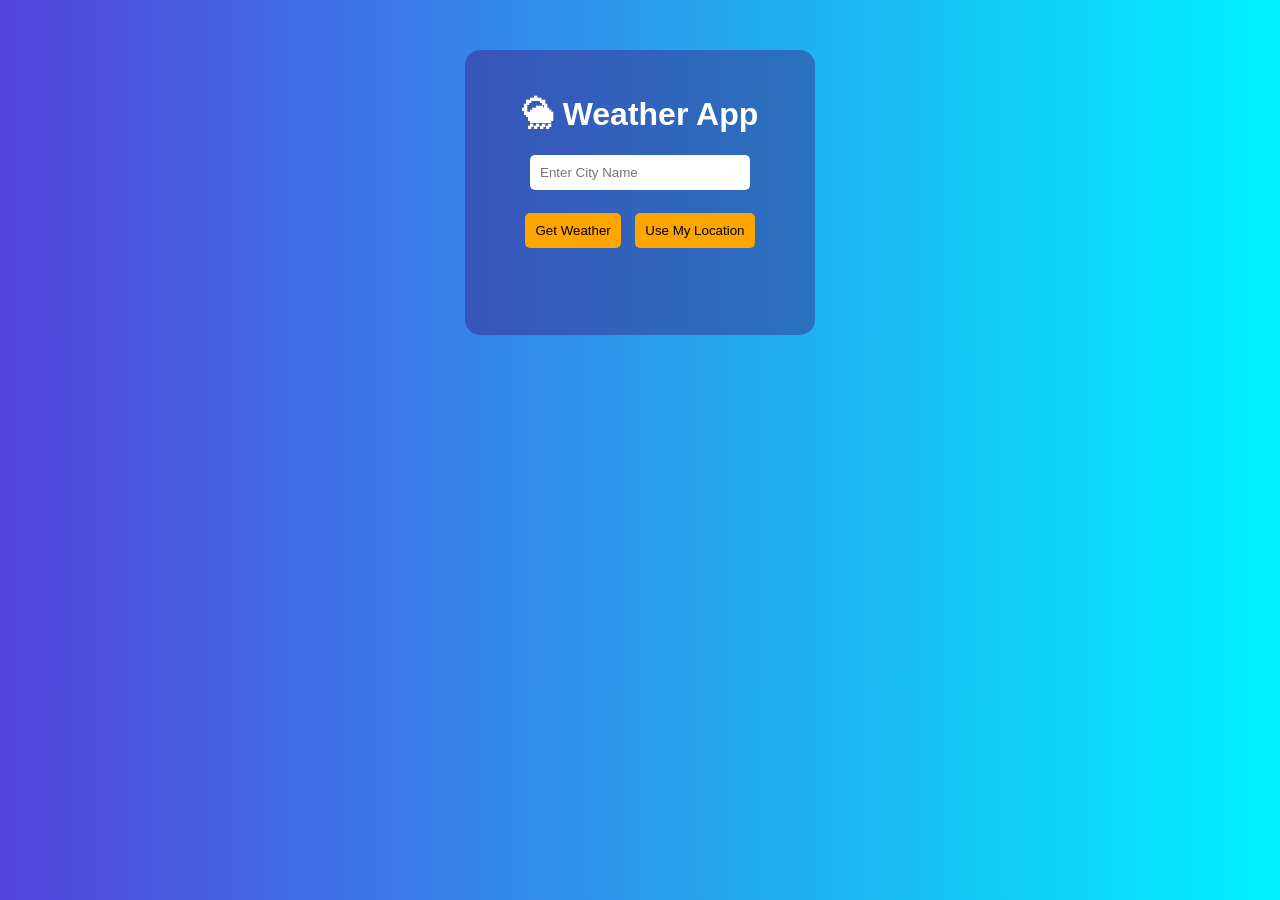
<file: index.html>
<!DOCTYPE html>
<html>
<head>
    <title>Advanced Weather App</title>
    <link rel="stylesheet" href="style.css">
</head>

<body>

<div class="card">
    <h1>🌦 Weather App</h1>

    <input type="text" id="city" placeholder="Enter City Name">
    <br><br>

    <button onclick="getWeather()">Get Weather</button>
    <button onclick="getLocationWeather()">Use My Location</button>

    <div class="loader" id="loader"></div>

    <h2 id="temp"></h2>
    <h3 id="condition"></h3>
    <h3 id="humidity"></h3>
    <img id="icon">

    <h3 id="error" class="error"></h3>

    <div id="forecast"></div>
</div>

<script src="script.js"></script>

</body>
</html>
</file>
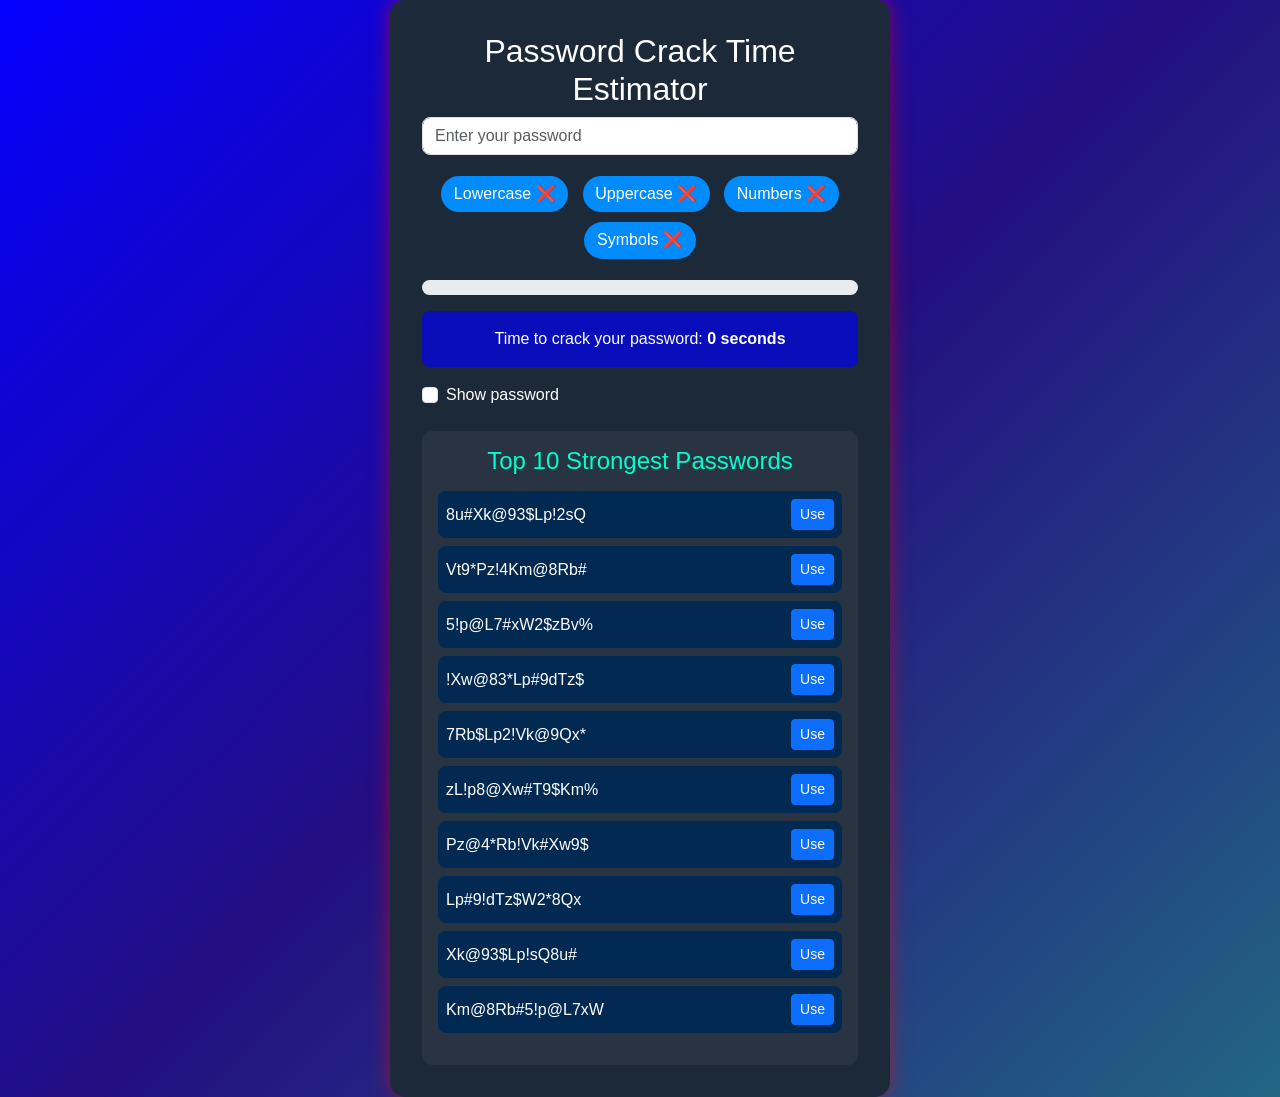
<file: password.html>
<!DOCTYPE html>
<html lang="en">
<head>
<meta charset="UTF-8">
<meta name="viewport" content="width=device-width, initial-scale=1.0">
<title>Password Crack Time Estimator</title>
<link href="https://cdn.jsdelivr.net/npm/bootstrap@5.3.3/dist/css/bootstrap.min.css" rel="stylesheet">
<style>
  body {
    background: linear-gradient(135deg, #0400ff, #230e81, #226683);
    min-height: 100vh;
    display: flex;
    justify-content: center;
    align-items: center;
    color: #fff;
    font-family: Arial, sans-serif;
  }
  .password-card {
    background: #1c2938;
    padding: 2rem;
    border-radius: 15px;
    width: 100%;
    max-width: 500px;
    box-shadow: 0 0 20px rgba(255, 0, 0, 0.5);
  }
  .form-control {
    border-radius: 8px;
    margin-bottom: 1rem;
  }
  .result {
    background: #0000ffa7;
    padding: 1rem;
    border-radius: 8px;
    text-align: center;
    margin-top: 1rem;
  }
  .progress {
    height: 15px;
    border-radius: 8px;
    margin-top: 1rem;
  }
  .char-check span {
    display: inline-block;
    margin: 0.3rem;
    background: #008cff;
    padding: 0.4rem 0.8rem;
    border-radius: 20px;
  }
  .strong-passwords {
    background: rgba(255, 255, 255, 0.05);
    padding: 1rem;
    border-radius: 10px;
    margin-top: 1.5rem;
  }
  .strong-passwords h4 {
    text-align: center;
    margin-bottom: 1rem;
    color: #00ffd0;
  }
  .strong-passwords ul {
    list-style-type: none;
    padding: 0;
  }
  .strong-passwords li {
    background: #022952;
    padding: 0.5rem;
    margin-bottom: 0.5rem;
    border-radius: 8px;
    text-align: center;
    word-break: break-all;
    display: flex;
    justify-content: space-between;
    align-items: center;
  }
  .strong-passwords button {
    margin-left: 0.5rem;
  }
</style>
</head>
<body>

<div class="password-card">
  <h2 class="text-center">Password Crack Time Estimator</h2>

  <input type="password" id="password" class="form-control" placeholder="Enter your password" oninput="analyzePassword()">

  <div class="char-check text-center">
    <span id="lowercase">Lowercase ❌</span>
    <span id="uppercase">Uppercase ❌</span>
    <span id="numbers">Numbers ❌</span>
    <span id="symbols">Symbols ❌</span>
  </div>

  <div class="progress">
    <div class="progress-bar" id="strengthBar" role="progressbar" style="width: 0%;"></div>
  </div>

  <div class="result" id="crackResult">
    Time to crack your password: <strong>0 seconds</strong>
  </div>

  <div class="form-check mt-3">
    <input class="form-check-input" type="checkbox" id="togglePassword" onclick="toggleVisibility()">
    <label class="form-check-label" for="togglePassword">Show password</label>
  </div>

  <div class="strong-passwords mt-4">
    <h4>Top 10 Strongest Passwords</h4>
    <ul>
      <li>8u#Xk@93$Lp!2sQ <button class="btn btn-sm btn-primary" onclick="copyToInput('8u#Xk@93$Lp!2sQ')">Use</button></li>
      <li>Vt9*Pz!4Km@8Rb# <button class="btn btn-sm btn-primary" onclick="copyToInput('Vt9*Pz!4Km@8Rb#')">Use</button></li>
      <li>5!p@L7#xW2$zBv% <button class="btn btn-sm btn-primary" onclick="copyToInput('5!p@L7#xW2$zBv%')">Use</button></li>
      <li>!Xw@83*Lp#9dTz$ <button class="btn btn-sm btn-primary" onclick="copyToInput('!Xw@83*Lp#9dTz$')">Use</button></li>
      <li>7Rb$Lp2!Vk@9Qx* <button class="btn btn-sm btn-primary" onclick="copyToInput('7Rb$Lp2!Vk@9Qx*')">Use</button></li>
      <li>zL!p8@Xw#T9$Km% <button class="btn btn-sm btn-primary" onclick="copyToInput('zL!p8@Xw#T9$Km%')">Use</button></li>
      <li>Pz@4*Rb!Vk#Xw9$ <button class="btn btn-sm btn-primary" onclick="copyToInput('Pz@4*Rb!Vk#Xw9$')">Use</button></li>
      <li>Lp#9!dTz$W2*8Qx <button class="btn btn-sm btn-primary" onclick="copyToInput('Lp#9!dTz$W2*8Qx')">Use</button></li>
      <li>Xk@93$Lp!sQ8u# <button class="btn btn-sm btn-primary" onclick="copyToInput('Xk@93$Lp!sQ8u#')">Use</button></li>
      <li>Km@8Rb#5!p@L7xW <button class="btn btn-sm btn-primary" onclick="copyToInput('Km@8Rb#5!p@L7xW')">Use</button></li>
    </ul>
  </div>
</div>

<script>
function analyzePassword() {
  const password = document.getElementById("password").value;
  const length = password.length;
  let charsetSize = 0;

  const hasLower = /[a-z]/.test(password);
  const hasUpper = /[A-Z]/.test(password);
  const hasNum = /[0-9]/.test(password);
  const hasSym = /[^A-Za-z0-9]/.test(password);

  if (hasLower) charsetSize += 26;
  if (hasUpper) charsetSize += 26;
  if (hasNum) charsetSize += 10;
  if (hasSym) charsetSize += 32; // Approximate symbols

  document.getElementById("lowercase").textContent = `Lowercase ${hasLower ? '✔️' : '❌'}`;
  document.getElementById("uppercase").textContent = `Uppercase ${hasUpper ? '✔️' : '❌'}`;
  document.getElementById("numbers").textContent = `Numbers ${hasNum ? '✔️' : '❌'}`;
  document.getElementById("symbols").textContent = `Symbols ${hasSym ? '✔️' : '❌'}`;

  const guessesPerSecond = 1e9;
  const totalCombinations = Math.pow(charsetSize, length);
  const secondsToCrack = charsetSize === 0 ? 0 : totalCombinations / guessesPerSecond;

  const result = document.getElementById("crackResult");
  result.innerHTML = `Time to crack your password: <strong>${formatTime(secondsToCrack)}</strong>`;

  const strengthBar = document.getElementById("strengthBar");
  const percentage = Math.min(100, (length / 16) * 100);
  strengthBar.style.width = `${percentage}%`;
  strengthBar.className = 'progress-bar';

  if (percentage < 30) strengthBar.classList.add("bg-danger");
  else if (percentage < 70) strengthBar.classList.add("bg-warning");
  else strengthBar.classList.add("bg-success");
}

function toggleVisibility() {
  const input = document.getElementById("password");
  input.type = input.type === "password" ? "text" : "password";
}

function formatTime(seconds) {
  if (seconds < 1) return "instantly";
  const minute = 60, hour = 3600, day = 86400, year = 31536000, century = year * 100;

  if (seconds < minute) return `${Math.floor(seconds)} seconds`;
  if (seconds < hour) return `${Math.floor(seconds / minute)} minutes`;
  if (seconds < day) return `${Math.floor(seconds / hour)} hours`;
  if (seconds < year) return `${Math.floor(seconds / day)} days`;
  if (seconds < century) return `${Math.floor(seconds / year)} years`;
  return "centuries";
}

function copyToInput(password) {
  const input = document.getElementById("password");
  input.value = password;
  analyzePassword();
}
</script>

</body>
</html>
</file>
<file: style.css>
body {
    font-family: Arial;
    text-align: center;
    margin-top: 50px;
    transition: background 0.5s ease;
    color: white;
    background: linear-gradient(to right, #5443dc, #00f2fe);
}

.card {
    background: rgba(62, 17, 116, 0.4);
    padding: 25px;
    border-radius: 15px;
    display: inline-block;
    min-width: 300px;
}

input {
    padding: 10px;
    width: 200px;
    border-radius: 5px;
    border: none;
}

button {
    padding: 10px;
    border: none;
    border-radius: 5px;
    background: orange;
    cursor: pointer;
    margin: 5px;
}

button:hover {
    background: darkorange;
}

img {
    width: 80px;
}

.error {
    color: yellow;
}

.loader {
    border: 5px solid #f3f3f3;
    border-top: 5px solid orange;
    border-radius: 50%;
    width: 40px;
    height: 40px;
    animation: spin 1s linear infinite;
    margin: 10px auto;
    display: none;
}

@keyframes spin {
    100% { transform: rotate(360deg); }
}
</file>
